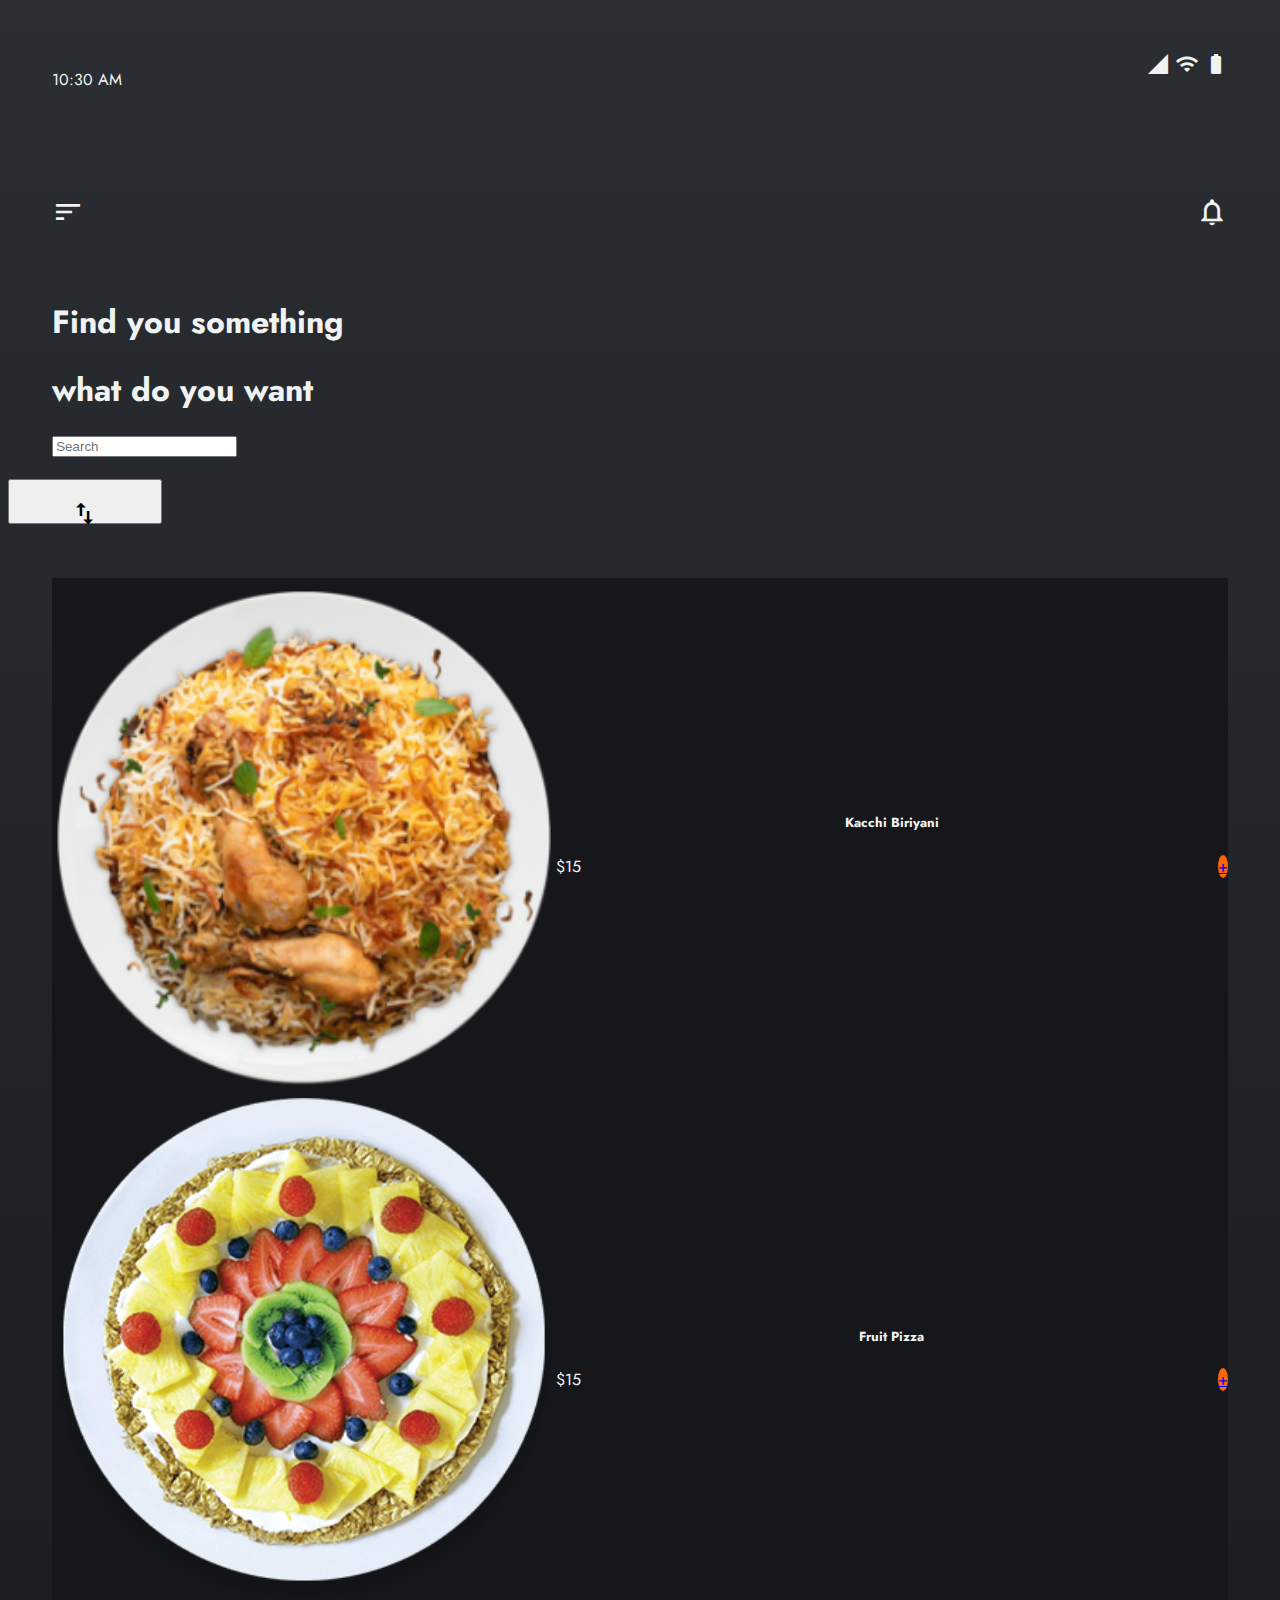
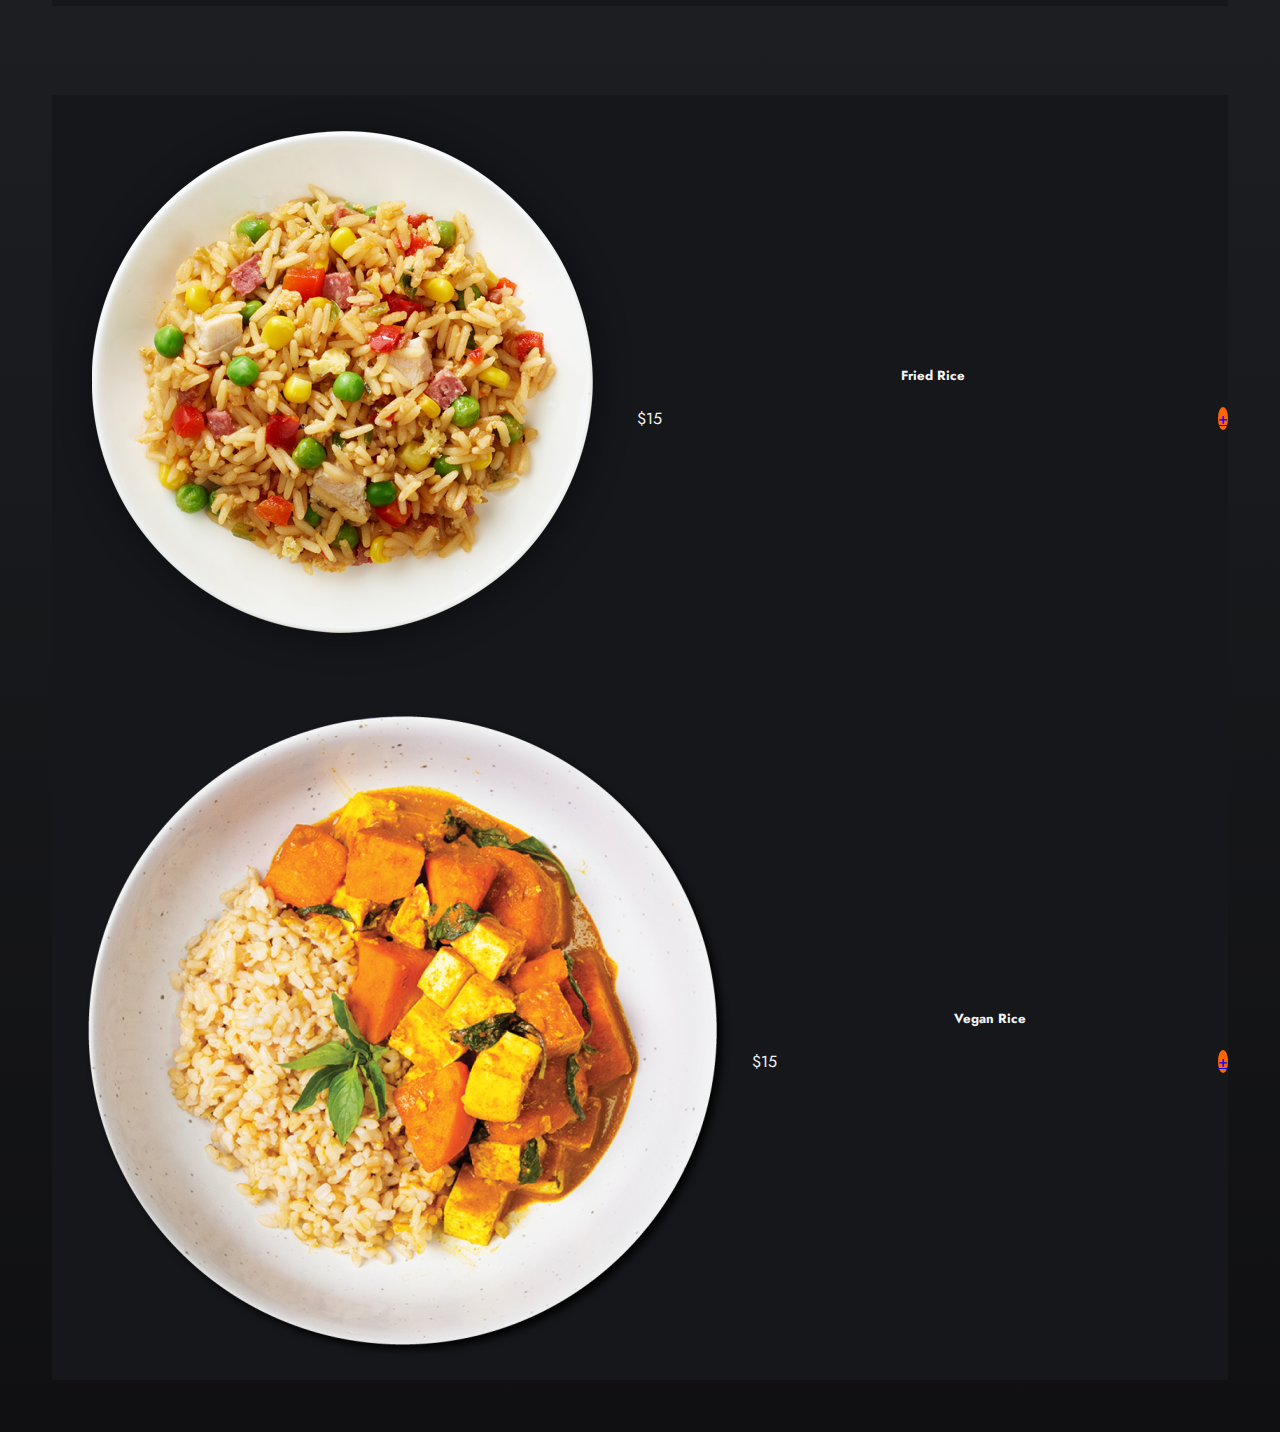
<file: pagina1/index.html>
<!DOCTYPE html>
<html lang="en">
  <head>
    <meta charset="UTF-8" />
    <meta http-equiv="X-UA-Compatible" content="IE=edge" />
    <meta name="viewport" content="width=device-width, initial-scale=1.0" />
    <link rel="stylesheet" href="./style/style.css" />
    <title>Tarea punto 2</title>
    <link rel="preconnect" href="https://fonts.googleapis.com" />
    <link rel="preconnect" href="https://fonts.gstatic.com" crossorigin />
    <link
      href="https://fonts.googleapis.com/css2?family=Jost&family=Poppins:wght@500&display=swap"
      rel="stylesheet"
    />
    <link
      href="https://fonts.googleapis.com/icon?family=Material+Icons"
      rel="stylesheet"
    />
    <link
      href="https://cdn.jsdelivr.net/npm/bootstrap@5.3.0-alpha1/dist/css/bootstrap.min.css"
      rel="stylesheet"
      integrity="sha384-GLhlTQ8iRABdZLl6O3oVMWSktQOp6b7In1Zl3/Jr59b6EGGoI1aFkw7cmDA6j6gD"
      crossorigin="anonymous"
    />
  </head>
  <body bg-dark>
    <!-- primer nav -->
    <div class="cel">
      <div>
        <p>10:30 AM</p>
      </div>
      <div>
        <i class="material-icons">signal_cellular_4_bar</i>
        <i class="material-icons">wifi</i>
        <i class="material-icons">battery_full</i>
      </div>
    </div>
    <!-- primer nav -->
    <!-- segunda nav -->

    <div class="cel">
      <div>
        <i class="material-icons notif">sort</i>
      </div>
      <div>
        <i class="material-icons notif">notifications_none</i>
      </div>
    </div>
   
    <!-- segunda nav -->
    <!-- tercera nav -->
    <h1> Find you something</h1>
    <h1>what do you want</h1>
    <!-- tercera nav -->
    <!-- barra de busqueda y control -->
    <nav class="navbar">
      <div class="container-fluid">
        <div class="row">
        <form class="d-flex boton-busqueda" role="search">
          <input
            class="form-control me-2"
            type="search"
            placeholder="Search"
            aria-label="Search"
          />
        </div>
          <button type="button" class="btn btn-outline-warning"> <i class="material-icons flecha">swap_vert</i></button>
        </form>
      </div>
    </nav>
    <!-- barra de busqueda y control -->
    <!-- tarjetas -->
    <div class="row contenedor-tarjetas">
      <div class="col-6">
        <div class="card">
          <img class="imgcard1" src="./img/arroz-uno.jpg" class="card-img-top img-one" alt="...">
          <div class="card-body">
            <h5 class="card-title">Kacchi Biriyani</h5>
            <div class="precio">
            <span>$15</span>
            <a href="#" class="btn btn-primary">+</a>
          </div>
          </div>
        </div>
      </div>
      <div class="col-6">
        <div class="card">
          <img class="imgcard1" src="./img/fruit pizza.png" class="card-img-top" alt="...">
          <div class="card-body">
            <h5 class="card-title">Fruit Pizza</h5>
            <div class="precio">
            <span>$15</span>
            <a href="#" class="btn btn-primary">+</a>
          </div>
          </div>
        </div>
      </div>
    </div>
    <div class="row contenedor-tarjetas">
      <div class="col-6">
        <div class="card">
          <img class="imgcard" src="./img/fried rice.png" class="card-img-top img-one" alt="...">
          <div class="card-body">
            <h5 class="card-title">Fried Rice</h5>
            <div class="precio">
            <span>$15</span>
            <a href="#" class="btn btn-primary">+</a>
          </div>
          </div>
        </div>
      </div>
      <div class="col-6">
        <div class="card">
          <img class="imgcard" src="./img/vegan rice.png" class="card-img-top" alt="...">
          <div class="card-body">
            <h5 class="card-title">Vegan Rice</h5>
            <div class="precio">
            <span>$15</span>
            <a href="#" class="btn btn-primary">+</a>
          </div>
          </div>
        </div>
      </div>
    </div>
    
    
   

    <script
      src="https://cdn.jsdelivr.net/npm/bootstrap@5.3.0-alpha1/dist/js/bootstrap.bundle.min.js"
      integrity="sha384-w76AqPfDkMBDXo30jS1Sgez6pr3x5MlQ1ZAGC+nuZB+EYdgRZgiwxhTBTkF7CXvN"
      crossorigin="anonymous"
    ></script>
  </body>
</html>
</file>
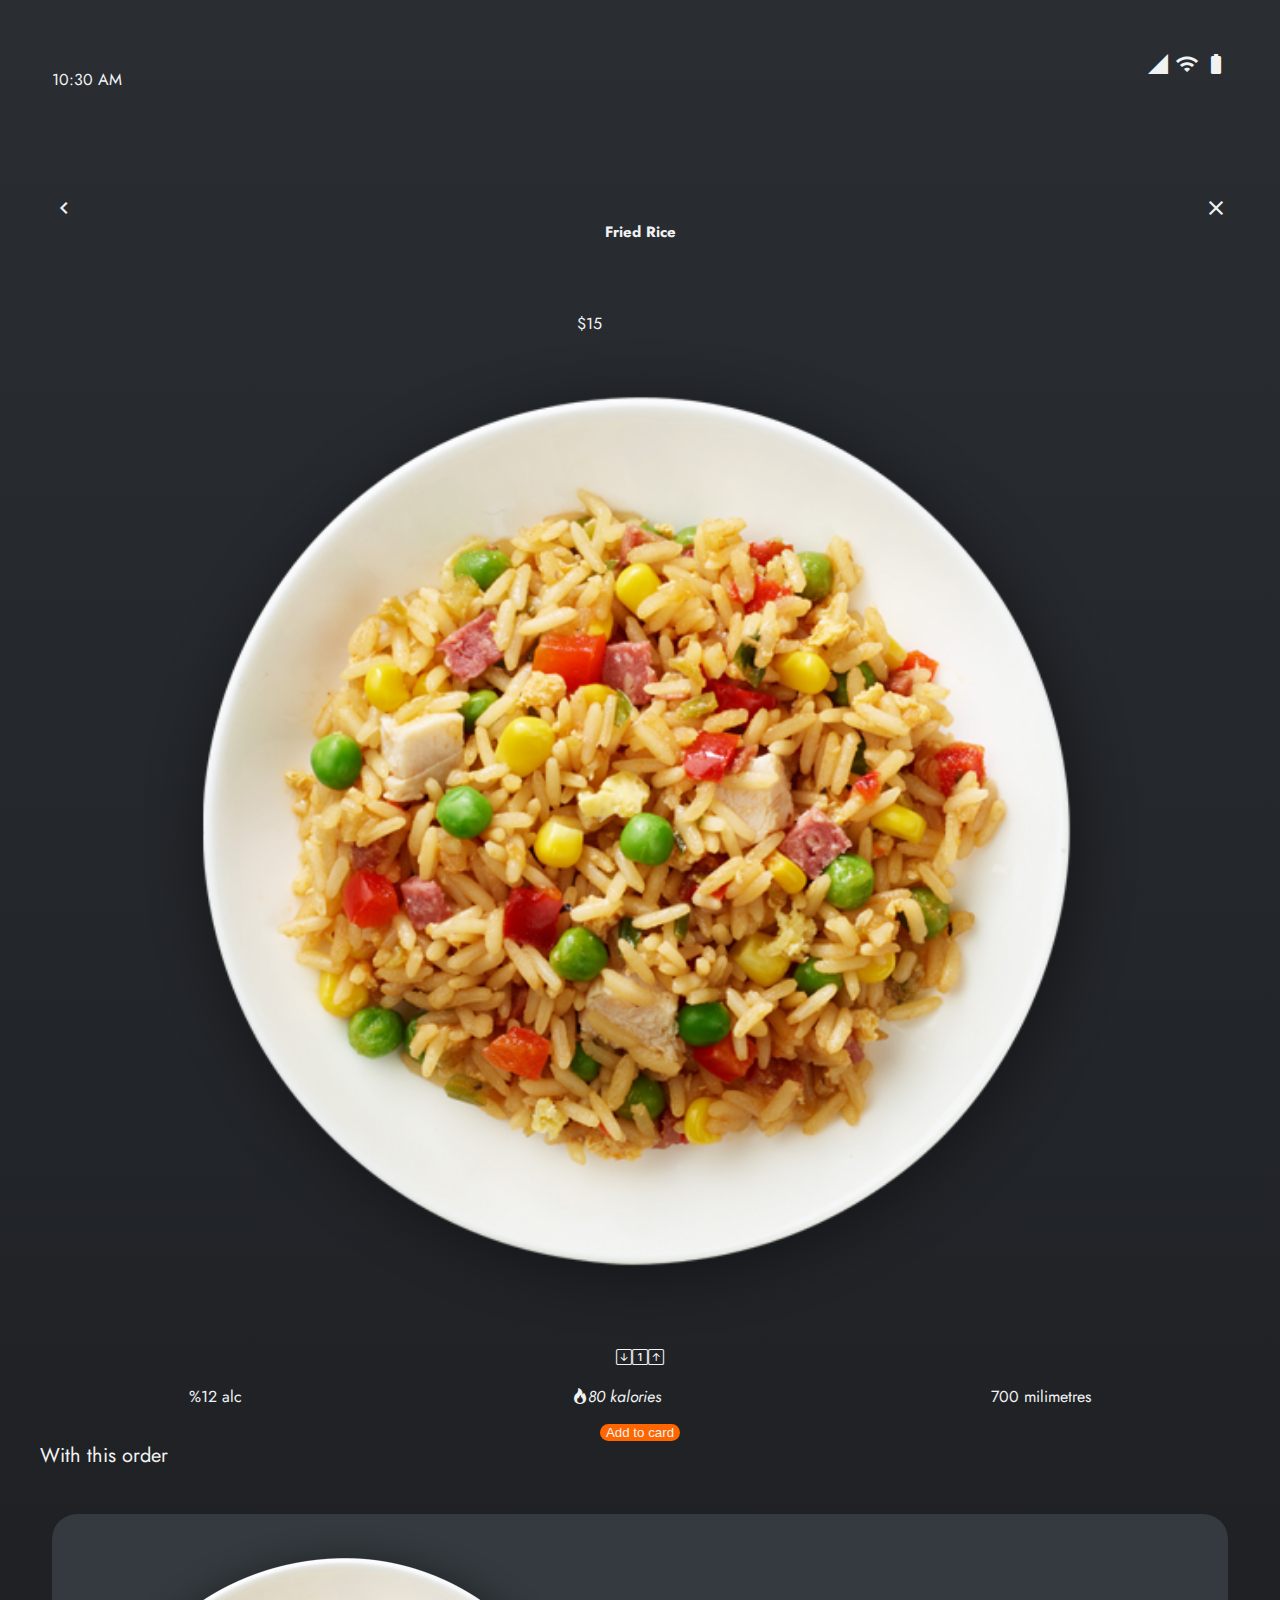
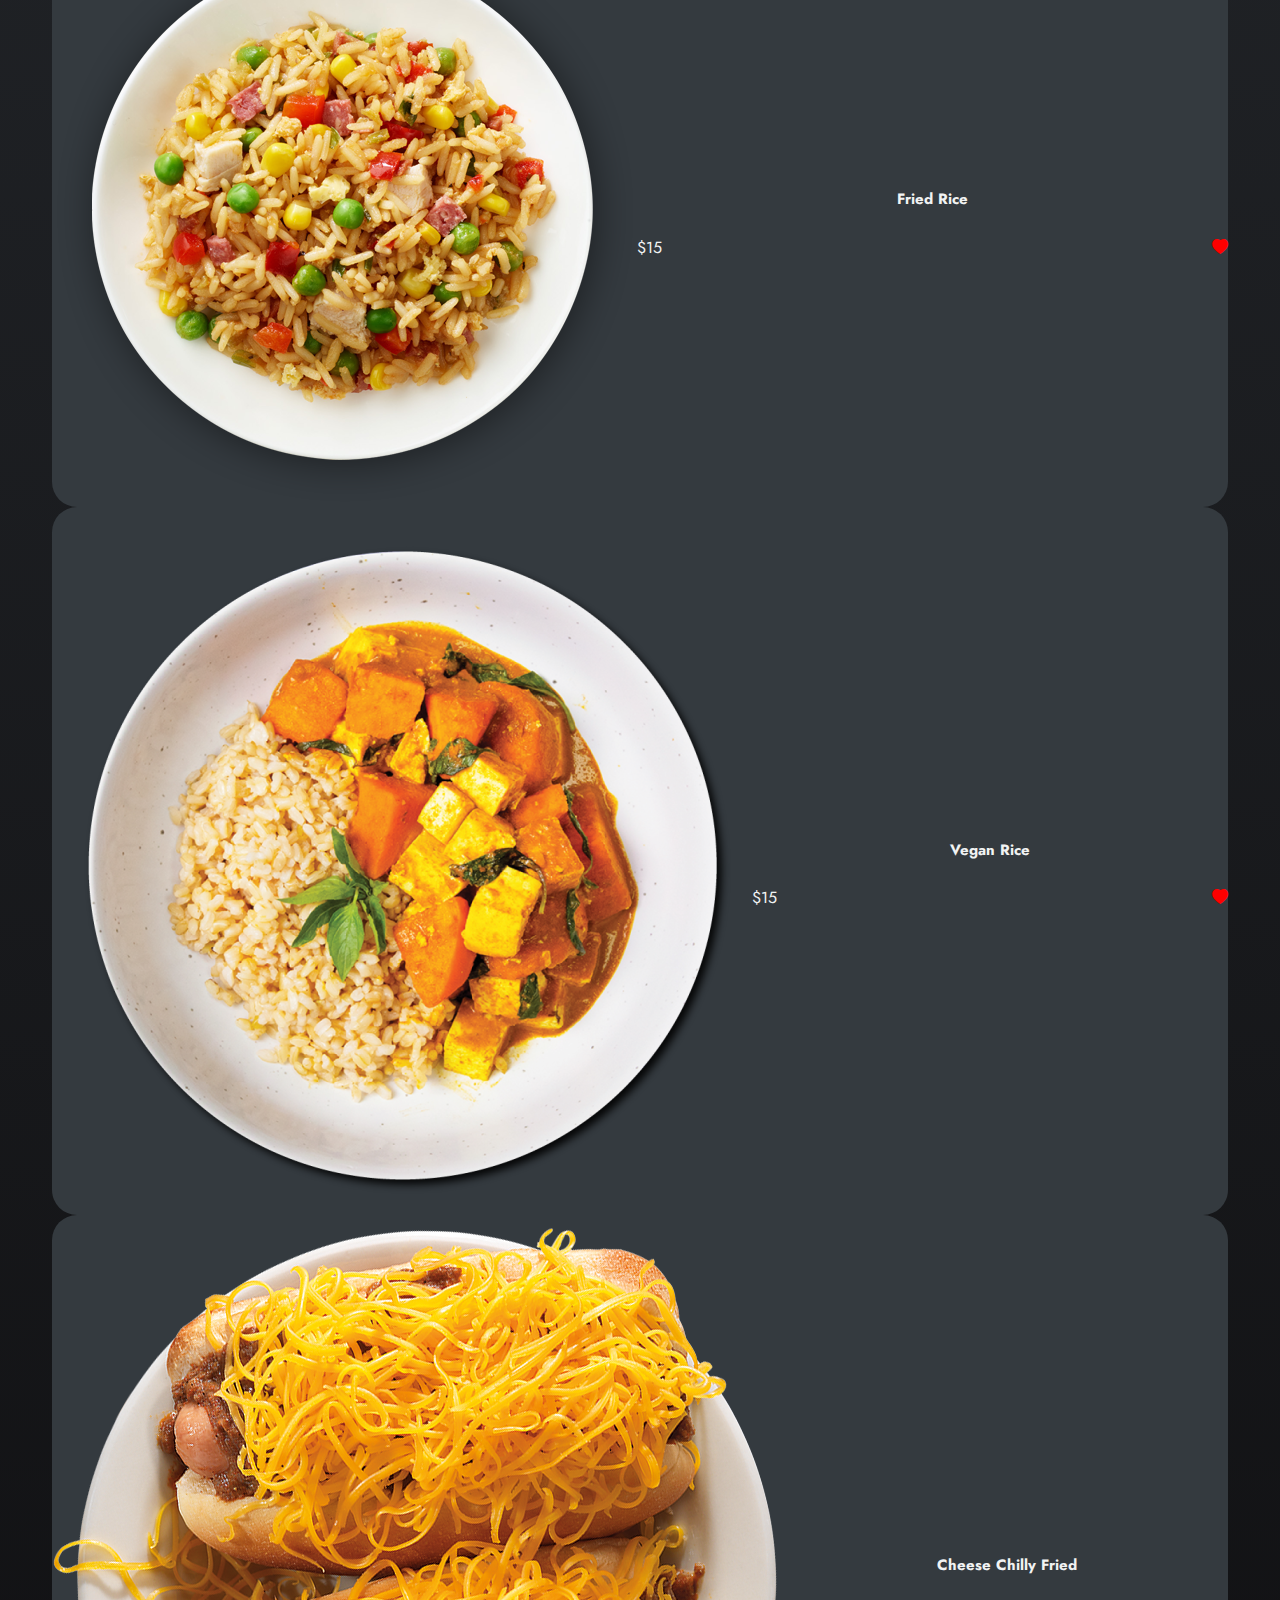
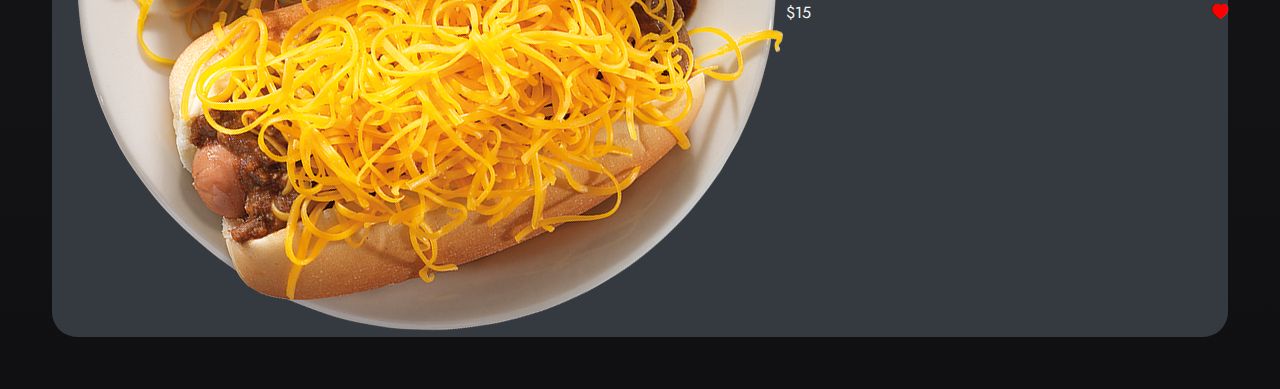
<file: pagina2/index.html>
<!DOCTYPE html>
<html lang="en">
<head>
  <meta charset="UTF-8">
  <meta http-equiv="X-UA-Compatible" content="IE=edge">
  <meta name="viewport" content="width=device-width, initial-scale=1.0">
  <link rel="stylesheet" href="./style/style.css">
  <title>arrox mobile pagina 2</title>
  <link rel="preconnect" href="https://fonts.googleapis.com" />
  <link rel="preconnect" href="https://fonts.gstatic.com" crossorigin />
  <link
    href="https://fonts.googleapis.com/css2?family=Jost&family=Poppins:wght@500&display=swap"
    rel="stylesheet"
  />
  <link
    href="https://fonts.googleapis.com/icon?family=Material+Icons"
    rel="stylesheet"
  />
  <link rel="stylesheet" href="https://cdn.jsdelivr.net/npm/bootstrap-icons@1.10.3/font/bootstrap-icons.css">
  <link href="https://cdn.jsdelivr.net/npm/bootstrap@5.3.0-alpha1/dist/css/bootstrap.min.css" rel="stylesheet" integrity="sha384-GLhlTQ8iRABdZLl6O3oVMWSktQOp6b7In1Zl3/Jr59b6EGGoI1aFkw7cmDA6j6gD" crossorigin="anonymous">
</head>
<body bg-dark>
      <!-- primer nav -->
      <div class="cel">
        <div>
          <p>10:30 AM</p>
        </div>
        <div>
          <i class="material-icons">signal_cellular_4_bar</i>
          <i class="material-icons">wifi</i>
          <i class="material-icons">battery_full</i>
        </div>
      </div>
      <!-- primer nav -->
      <!--seleccion-->
      <div class="cel">
        <div>
          <i class="material-icons notif">chevron_left</i>
        </div>
        <div>
          <h5 class="card-title">Fried Rice</h5>
        </div>
        <div>
          <i class="material-icons notif">clear</i>
        </div>
      </div>
      <div class="divprecio">
        <span>$15</span>
     </div>
      <!--eligiendo opciones-->
      <div class="divseleccion">
        <img class="imgcard" src="./img/fried rice.png" class="card-img-top img-one" alt="...">
      </div>
      <div class="icons">
        <i class="bi bi-arrow-down-square"></i>
        <i class="bi bi-1-square iconselec"></i>
        <i class="bi bi-arrow-up-square"></i>
      </div>
      <div class="valores">
        <div>
          <span>%12 alc</span>
        </div>
        <div>
          <i class="bi bi-fire">80 kalories</i>
        </div>
        <div>
          <span>700 milimetres</span>
        </div>
      </div>
      <div class="button">
        <button type="button" class="btn btn-warning">Add to card</button>
      </div>
      <!--Fin de eligiendo opciones-->
      <span class="span1"> With this order</span>
      <!--Tarjetas-->
      <div class="row contenedor-tarjetas">
        <div class="col-4">
          <div class="card">
            <img class="imgcard1" src="./img/fried rice.png" class="card-img-top img-one" alt="...">
            <div class="card-body">
              <h5 class="card-title">Fried Rice</h5>
              <div class="precio">
              <span>$15</span>
              <i class="bi bi-heart-fill"></i>
            </div>
            </div>
          </div>
        </div>
        <div class="col-4">
          <div class="card">
            <img class="imgcard1" src="./img/vegan rice.png" class="card-img-top" alt="...">
            <div class="card-body">
              <h5 class="card-title">Vegan Rice</h5>
              <div class="precio">
              <span>$15</span>
              <i class="bi bi-heart-fill"></i>
            </div>
            </div>
          </div>
        </div>
        <div class="col-4">
          <div class="card">
            <img class="imgcard2" src="./img/cheese chilly fried.png" class="card-img-top" alt="...">
            <div class="card-body">
              <h5 class="card-title">Cheese Chilly Fried</h5>
              <div class="precio">
              <span>$15</span>
              <i class="bi bi-heart-fill"></i>
            </div>
            </div>
          </div>
        </div>

      </div>
      <div>

      </div>
  <script src="https://cdn.jsdelivr.net/npm/bootstrap@5.3.0-alpha1/dist/js/bootstrap.bundle.min.js" integrity="sha384-w76AqPfDkMBDXo30jS1Sgez6pr3x5MlQ1ZAGC+nuZB+EYdgRZgiwxhTBTkF7CXvN" crossorigin="anonymous"></script>
</body>
</html>
</file>
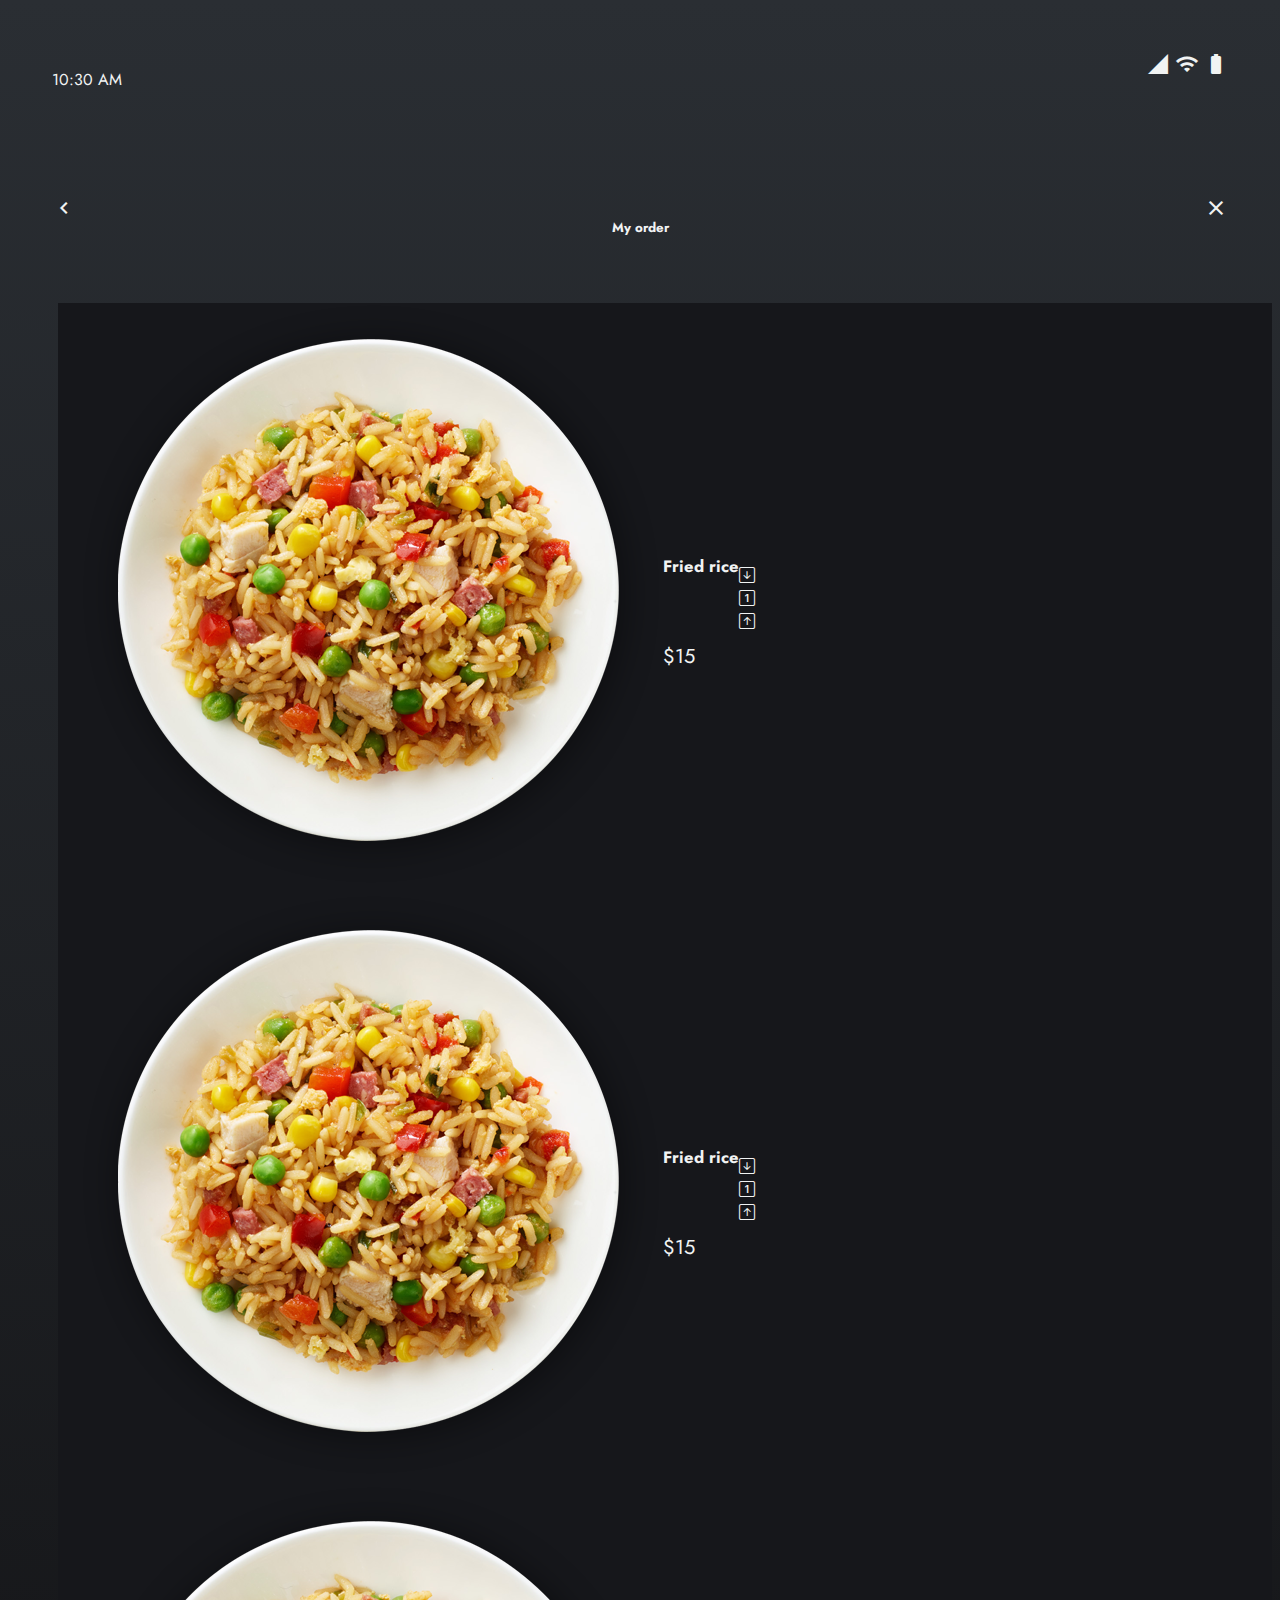
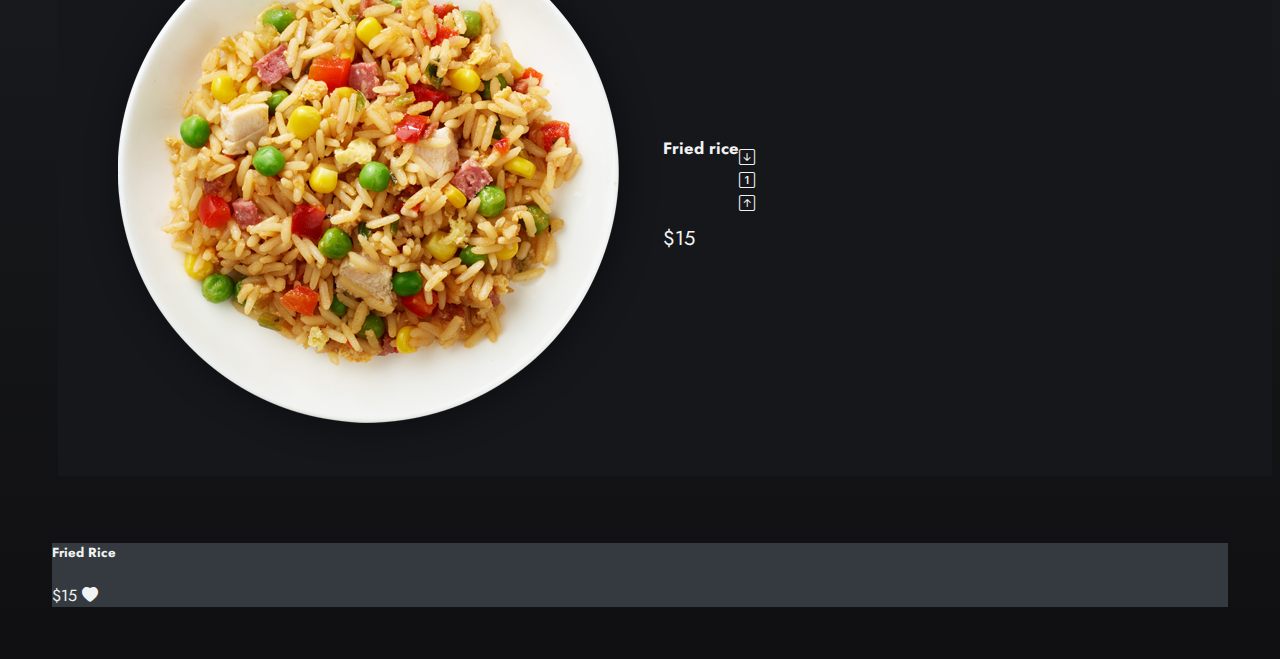
<file: pagina3/index.html>
<!DOCTYPE html>
<html lang="en">
<head>
  <meta charset="UTF-8">
  <meta http-equiv="X-UA-Compatible" content="IE=edge">
  <meta name="viewport" content="width=device-width, initial-scale=1.0">
  <link rel="stylesheet" href="./style/style.css">
  <title>arrox mobile pagina 2</title>
  <link rel="preconnect" href="https://fonts.googleapis.com" />
  <link rel="preconnect" href="https://fonts.gstatic.com" crossorigin />
  <link
    href="https://fonts.googleapis.com/css2?family=Jost&family=Poppins:wght@500&display=swap"
    rel="stylesheet"
  />
  <link
    href="https://fonts.googleapis.com/icon?family=Material+Icons"
    rel="stylesheet"
  />
  <link rel="stylesheet" href="https://cdn.jsdelivr.net/npm/bootstrap-icons@1.10.3/font/bootstrap-icons.css">
  <link href="https://cdn.jsdelivr.net/npm/bootstrap@5.3.0-alpha1/dist/css/bootstrap.min.css" rel="stylesheet" integrity="sha384-GLhlTQ8iRABdZLl6O3oVMWSktQOp6b7In1Zl3/Jr59b6EGGoI1aFkw7cmDA6j6gD" crossorigin="anonymous">
</head>
<body bg-dark>
      <!-- primer nav -->
      <div class="cel">
        <div>
          <p>10:30 AM</p>
        </div>
        <div>
          <i class="material-icons">signal_cellular_4_bar</i>
          <i class="material-icons">wifi</i>
          <i class="material-icons">battery_full</i>
        </div>
      </div>
      <!-- primer nav -->
      <!--seleccion-->
      <div class="cel">
        <div>
          <i class="material-icons notif">chevron_left</i>
        </div>
        <div>
          <h5 class="card-title">My order</h5>
        </div>
        <div>
          <i class="material-icons notif">clear</i>
        </div>
      </div>
      <!--fin seleccion-->
      <!--Tarjetas-->
      <div class="card col-11 cardpag3">
        <div class="row card2 g-0">
          <div class="col-4">
            <img src="./img/fried rice.png" class="img-fluid rounded-start" alt="...">
          </div>
          <div class="col-8">
            <div class="card-body">
              <div class="cardbody1">
              <h5 class="card-title">Fried rice</h5>
              <span>$15</span>
            </div>
            <div class="icons">
              <i class="bi bi-arrow-down-square"></i>
              <i class="bi bi-1-square iconselec"></i>
              <i class="bi bi-arrow-up-square"></i>
          </div>
          </div>
        </div>
      </div>
      </div>
      <div class="card col-11 cardpag3">
        <div class="row card2 g-0">
          <div class="col-4">
            <img src="./img/fried rice.png" class="img-fluid rounded-start" alt="...">
          </div>
          <div class="col-8">
            <div class="card-body">
              <div class="cardbody1">
              <h5 class="card-title">Fried rice</h5>
              <span>$15</span>
            </div>
            <div class="icons">
              <i class="bi bi-arrow-down-square"></i>
              <i class="bi bi-1-square iconselec"></i>
              <i class="bi bi-arrow-up-square"></i>
          </div>
          </div>
        </div>
      </div>
      </div>
      <div class="card col-11 cardpag3">
        <div class="row card2 g-0">
          <div class="col-4">
            <img src="./img/fried rice.png" class="img-fluid rounded-start" alt="...">
          </div>
          <div class="col-8">
            <div class="card-body">
              <div class="cardbody1">
              <h5 class="card-title">Fried rice</h5>
              <span>$15</span>
            </div>
            <div class="icons">
              <i class="bi bi-arrow-down-square"></i>
              <i class="bi bi-1-square iconselec"></i>
              <i class="bi bi-arrow-up-square"></i>
          </div>
          </div>
        </div>
      </div>
      </div>
      <div class="row contenedor-tarjetas">
        <div class="col-4">
          <div class="card">
          <div class="card-body3">
           <h5 class="card-title">Fried Rice</h5>
           <div class="precio">
           <span>$15</span>
           <i class="bi bi-heart-fill"></i>
          </div>
          </div>
          </div>
        </div>
      </div>
      <script src="https://cdn.jsdelivr.net/npm/bootstrap@5.3.0-alpha1/dist/js/bootstrap.bundle.min.js" integrity="sha384-w76AqPfDkMBDXo30jS1Sgez6pr3x5MlQ1ZAGC+nuZB+EYdgRZgiwxhTBTkF7CXvN" crossorigin="anonymous"></script>
</body>
</html>
</file>
<file: pagina1/style/style.css>
:root {
  --primary-color: rgba(42, 46, 51, 255) !important;
  --secondary-color: rgba(255, 102, 0, 255) !important;
}

body { 
  background: linear-gradient(180deg, var(--primary-color) 0%, rgba(16,16,18,255));
  color: #f1f3f3 !important;
  font-family: "Jost", sans-serif !important;
}

.cel {
  display: flex;
  justify-content: space-between;
  padding: 3.5%;
}

.notif {
  font-size: 2rem !important;
}

h1 {
  padding-left: 3.5% !important;
  font-size: 2rem !important;
}

.boton-busqueda {
  width: 87vw !important;
  padding-left: 3.5% !important;
  height: 5vh !important;
}

.flecha {
  font-size: 1.8rem !important;
  font-weight: bold;
}
.btn-outline-warning {
  padding: 1.5% !important;
  width: 12vw !important;
  height: 5vh !important;
}

/* tarjetas */

.contenedor-tarjetas {
  padding: 3.5% !important;
}
.card {
  display: flex;
  justify-content: center !important;
  align-items: center !important;
}



img {
  width: 40vw !important;
  height: 20vh !important;
}
.img-one{
padding: 8% 3% 0% 3% !important;
}

.btn-primary {
  background-color: var(--secondary-color) !important;
  border-radius: 100% !important;
  border: none !important;
}

.card {
  background-color: rgba(22, 23, 27, 255) !important;
}

.card-body {
  width: 100%;
}
.card-title {
  display: flex;
  color: #f1f3f3 !important;
  width: 100%;
  justify-content: center !important;
}
.precio {
  display: flex;
  justify-content: space-between !important;
  align-items: center !important;
}

.imgcard {
  width: 80% !important;
  height: 80% !important;
}
.imgcard1 {
  margin-top: 0.5rem;
  width: 75% !important;
  height: 70% !important;
}
</file>
<file: pagina2/style/style.css>
:root {
  --primary-color: rgba(42, 46, 51, 255) !important;
  --secondary-color: rgba(255, 102, 0, 255) !important;
}

body { 
  background: linear-gradient(180deg, var(--primary-color) 0%, rgba(16,16,18,255));
  color: #f1f3f3 !important;
  font-family: "Jost", sans-serif !important;
}

.cel {
  display: flex;
  justify-content: space-between;
  padding: 3.5%;
}

h1 {
  padding-left: 3.5% !important;
  font-size: 2rem !important;
}

.btn-outline-warning {
  padding: 1.5% !important;
  width: 12vw !important;
  height: 5vh !important;
}
.divseleccion {
  display: flex !important;
  justify-content: center !important;
  align-items: center !important;
}
.divprecio{
  display: flex !important;
  margin-left: 45% !important;
  margin-right: 40% !important;
}
.imgcard {
  width: 50%;
  height: 50%;
}
.iconselec{
  color: #f1f3f3;
}
.icons{
  display: flex !important;
  justify-content: center !important;
 }
 .valores {
  display: flex !important;
  justify-content: space-around !important;
  padding: 1rem !important;
 }
 .button {
  display: flex;
  justify-content: center;
 }
 .btn-warning {
  border-radius: 50px !important;
  background-color: var(--secondary-color) !important;
  border: none !important;
  color: #f1f3f3 !important;
 }
 /* tarjetas */

.contenedor-tarjetas {
  padding: 3.5% !important;
}
.card {
  display: flex;
  justify-content: center !important;
  align-items: center !important;
}



img {
  width: 40vw !important;
  height: 20vh !important;
}
.img-one{
padding: 8% 3% 0% 3% !important;
}

.btn-primary {
  background-color: var(--secondary-color) !important;
  border-radius: 100% !important;
  border: none !important;
}

.card {
  background-color: rgba(52,58,63,255) !important;
  border-radius: 25px !important;
  
}

.card-body {
  width: 100%;
  
  
}
.card-title {
  display: flex;
  color: #f1f3f3 !important;
  width: 100%;
  justify-content: center !important;
  font-size: 15px !important;
}
.precio {
  display: flex;
  justify-content: space-between !important;
  align-items: center !important;
}

.imgcard {
  width: 80% !important;
  height: 80% !important;
}
.imgcard1 {
  margin-top: 0.5rem;
  width: 75% !important;
  height: 70% !important;
}
.imgcard2 {
  margin-top: 0.7rem;
  width: 75% !important;
  height: 70% !important;
}
.span1 {
  margin: 2rem !important;
  font-size: 20px !important;

}
.bi-heart-fill {
  color: red !important;
}
</file>
<file: pagina3/style/style.css>
:root {
  --primary-color: rgba(42, 46, 51, 255) !important;
  --secondary-color: rgba(255, 102, 0, 255) !important;
}

body { 
  background: linear-gradient(180deg, var(--primary-color) 0%, rgba(16,16,18,255));
  color: #f1f3f3 !important;
  font-family: "Jost", sans-serif !important;
}

.cel {
  display: flex;
  justify-content: space-between;
  padding: 3.5%;
}

h1 {
  padding-left: 3.5% !important;
  font-size: 2rem !important;
}

.btn-outline-warning {
  padding: 1.5% !important;
  width: 12vw !important;
  height: 5vh !important;
}
.divseleccion {
  display: flex !important;
  justify-content: center !important;
  align-items: center !important;
}
.cardpag3 {
  display: flex !important;
  margin-left: 50px !important;
  background-color: rgba(22,23,27,255) !important;
  align-items: center !important;
}
.card-body {
  display: flex !important;
  justify-content: space-between !important;
  height: 20vh !important;
}
.card2 {
  display: flex !important;
  align-items: center !important;
  margin-left: 20px !important;
  margin-right: 20px !important;
}
.cardbody1 {
  display: flex !important;
  flex-direction: column;
  justify-content: space-around;
  font-size: 20px;
}
.icons{
  display: flex !important;
  flex-direction: column !important;
  justify-content: center !important;
 }
 .contenedor-tarjetas {
  padding: 3.5% !important;
}
.card-body3 {
  background-color: rgba(52,58,63,255) !important;
}
</file>
